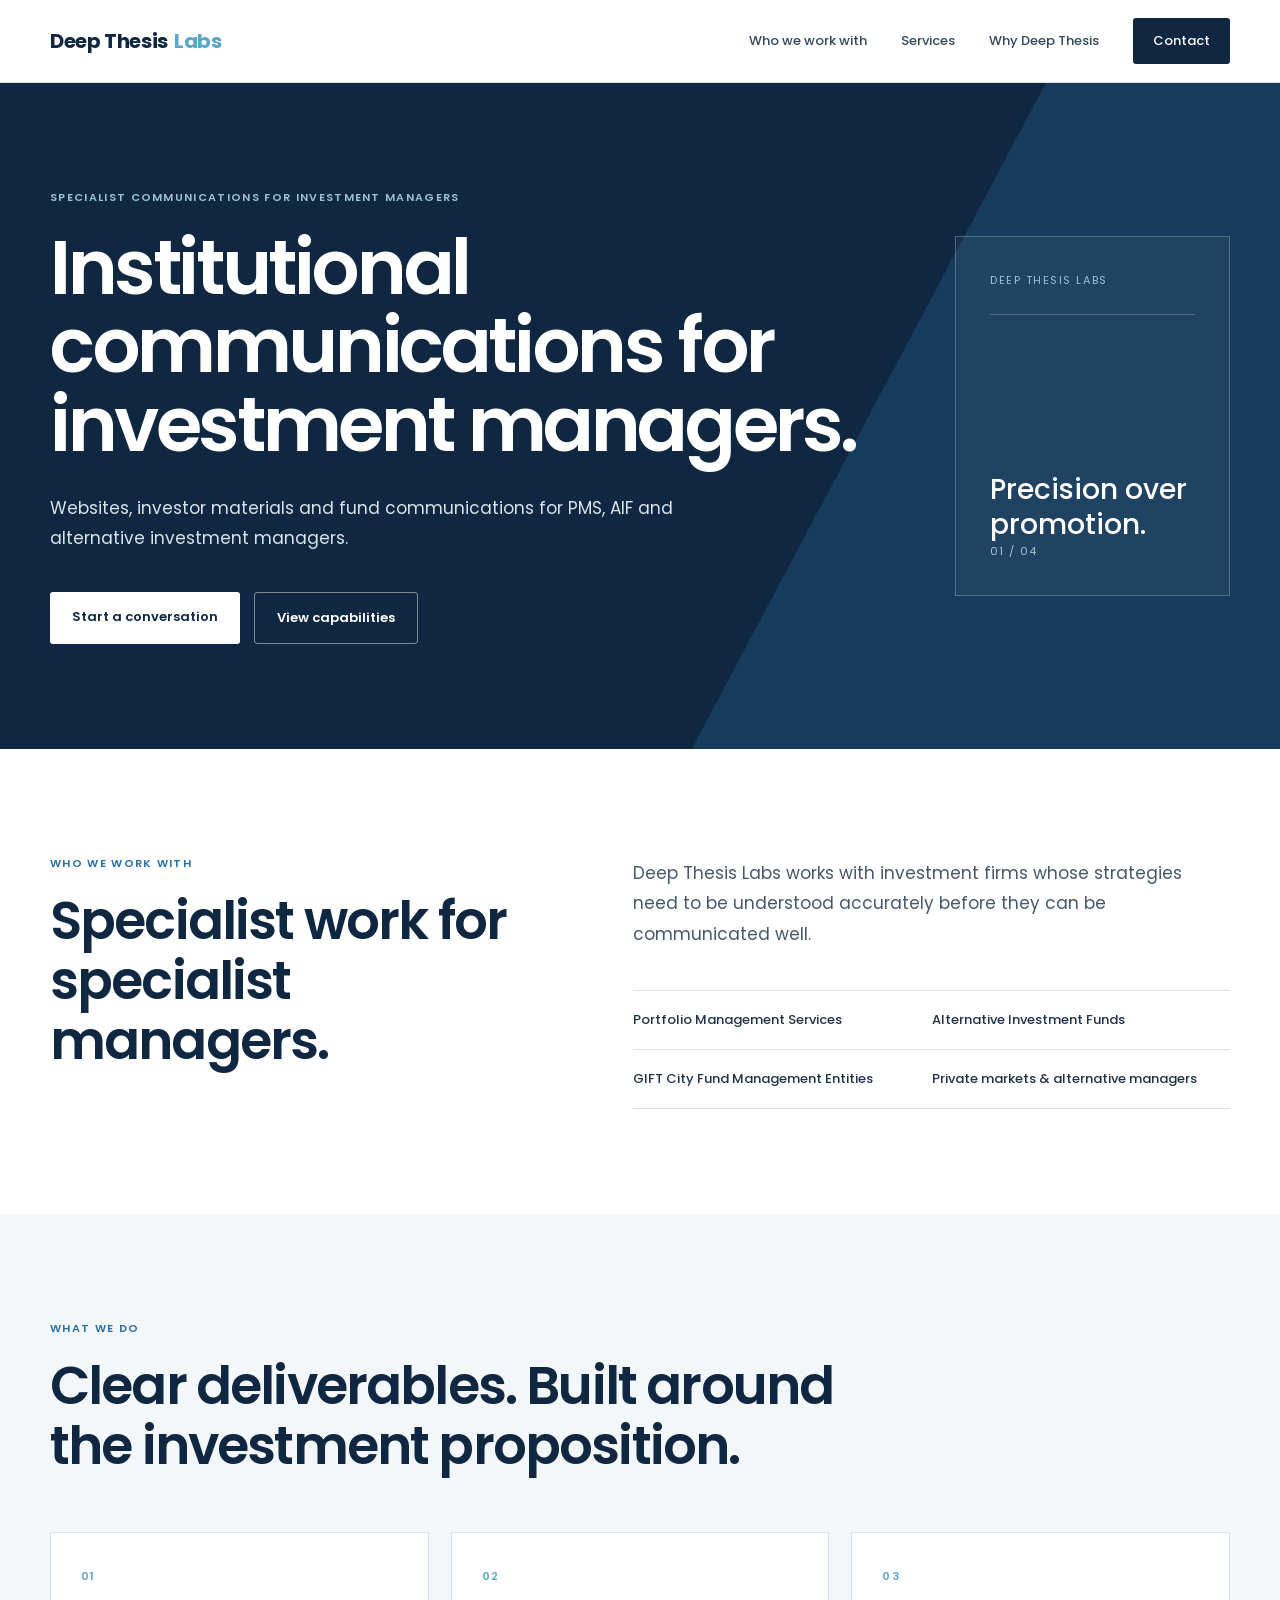
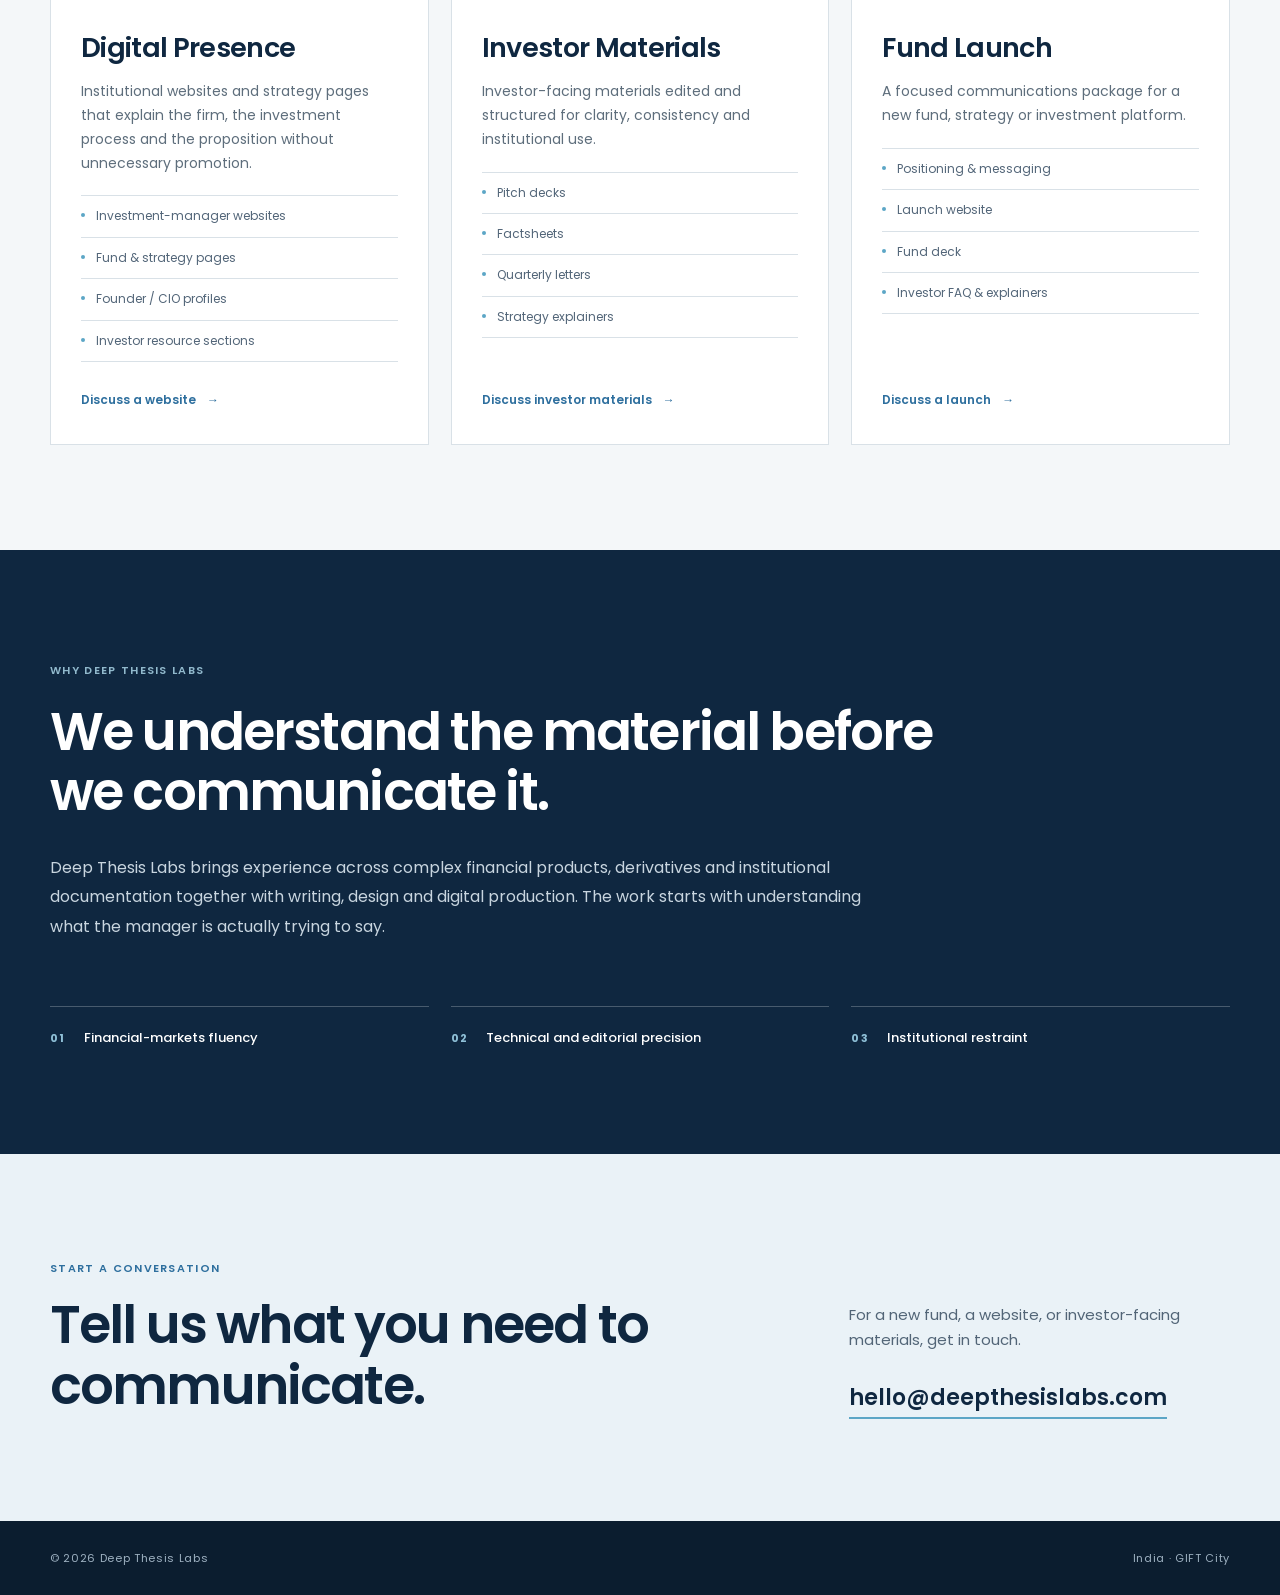
<file: index.html>
<!doctype html>
<html lang="en">
  <head>
    <meta charset="utf-8" />
    <meta name="viewport" content="width=device-width, initial-scale=1" />
    <meta name="description" content="Deep Thesis Labs creates websites, investor materials and fund communications for PMS, AIF and alternative investment managers." />
    <title>Deep Thesis Labs — Institutional communications for investment managers</title>
    <link rel="preconnect" href="https://fonts.googleapis.com" />
    <link rel="preconnect" href="https://fonts.gstatic.com" crossorigin />
    <link href="https://fonts.googleapis.com/css2?family=Poppins:wght@400;500;600;700&display=swap" rel="stylesheet" />
    <link rel="stylesheet" href="styles.css?v=20260816-1530" />
  </head>
  <body>
    <header class="site-header">
      <div class="header-inner">
        <a class="wordmark" href="#top" aria-label="Deep Thesis Labs home">
          <span class="brand-main">Deep Thesis</span><span class="brand-accent">Labs</span>
        </a>
        <nav aria-label="Primary navigation">
          <a href="#about">Who we work with</a>
          <a href="#services">Services</a>
          <a href="#approach">Why Deep Thesis</a>
          <a class="nav-contact" href="#contact">Contact</a>
        </nav>
      </div>
    </header>

    <main id="top">
      <section class="hero">
        <div class="container hero-inner">
          <div class="hero-copy">
            <div class="eyebrow">Specialist communications for investment managers</div>
            <h1>Institutional communications for investment managers.</h1>
            <p class="hero-lead">Websites, investor materials and fund communications for PMS, AIF and alternative investment managers.</p>
            <div class="hero-actions">
              <a class="button button-primary" href="#contact">Start a conversation</a>
              <a class="button button-secondary" href="#services">View capabilities</a>
            </div>
          </div>
          <div class="hero-panel" aria-hidden="true">
            <div class="panel-kicker">DEEP THESIS LABS</div>
            <div class="panel-rule"></div>
            <div class="panel-copy">Precision over promotion.</div>
            <div class="panel-index">01 / 04</div>
          </div>
        </div>
      </section>

      <section class="intro section" id="about">
        <div class="container two-col">
          <div>
            <div class="section-label">Who we work with</div>
            <h2>Specialist work for specialist managers.</h2>
          </div>
          <div class="intro-copy">
            <p>Deep Thesis Labs works with investment firms whose strategies need to be understood accurately before they can be communicated well.</p>
            <div class="audience-grid">
              <span>Portfolio Management Services</span>
              <span>Alternative Investment Funds</span>
              <span>GIFT City Fund Management Entities</span>
              <span>Private markets &amp; alternative managers</span>
            </div>
          </div>
        </div>
      </section>

      <section class="services section" id="services">
        <div class="container">
          <div class="section-heading">
            <div class="section-label">What we do</div>
            <h2>Clear deliverables. Built around the investment proposition.</h2>
          </div>
          <div class="service-grid">
            <article class="service-card">
              <div class="service-number">01</div>
              <h3>Digital Presence</h3>
              <p>Institutional websites and strategy pages that explain the firm, the investment process and the proposition without unnecessary promotion.</p>
              <ul class="service-list">
                <li>Investment-manager websites</li>
                <li>Fund &amp; strategy pages</li>
                <li>Founder / CIO profiles</li>
                <li>Investor resource sections</li>
              </ul>
              <a href="#contact">Discuss a website <span>→</span></a>
            </article>
            <article class="service-card">
              <div class="service-number">02</div>
              <h3>Investor Materials</h3>
              <p>Investor-facing materials edited and structured for clarity, consistency and institutional use.</p>
              <ul class="service-list">
                <li>Pitch decks</li>
                <li>Factsheets</li>
                <li>Quarterly letters</li>
                <li>Strategy explainers</li>
              </ul>
              <a href="#contact">Discuss investor materials <span>→</span></a>
            </article>
            <article class="service-card">
              <div class="service-number">03</div>
              <h3>Fund Launch</h3>
              <p>A focused communications package for a new fund, strategy or investment platform.</p>
              <ul class="service-list">
                <li>Positioning &amp; messaging</li>
                <li>Launch website</li>
                <li>Fund deck</li>
                <li>Investor FAQ &amp; explainers</li>
              </ul>
              <a href="#contact">Discuss a launch <span>→</span></a>
            </article>
          </div>
        </div>
      </section>

      <section class="difference section" id="approach">
        <div class="container difference-inner">
          <div class="section-label light">Why Deep Thesis Labs</div>
          <h2>We understand the material before we communicate it.</h2>
          <p class="difference-copy">Deep Thesis Labs brings experience across complex financial products, derivatives and institutional documentation together with writing, design and digital production. The work starts with understanding what the manager is actually trying to say.</p>
          <div class="principles">
            <div><strong>01</strong><span>Financial-markets fluency</span></div>
            <div><strong>02</strong><span>Technical and editorial precision</span></div>
            <div><strong>03</strong><span>Institutional restraint</span></div>
          </div>
        </div>
      </section>

      <section class="contact section" id="contact">
        <div class="container contact-inner">
          <div>
            <div class="section-label">Start a conversation</div>
            <h2>Tell us what you need to communicate.</h2>
          </div>
          <div class="contact-copy">
            <p>For a new fund, a website, or investor-facing materials, get in touch.</p>
            <a class="email-link" href="mailto:hello@deepthesislabs.com">hello@deepthesislabs.com</a>
          </div>
        </div>
      </section>
    </main>

    <footer>
      <div class="container footer-inner">
        <span>© 2026 Deep Thesis Labs</span>
        <span>India · GIFT City</span>
      </div>
    </footer>
  </body>
</html>
</file>
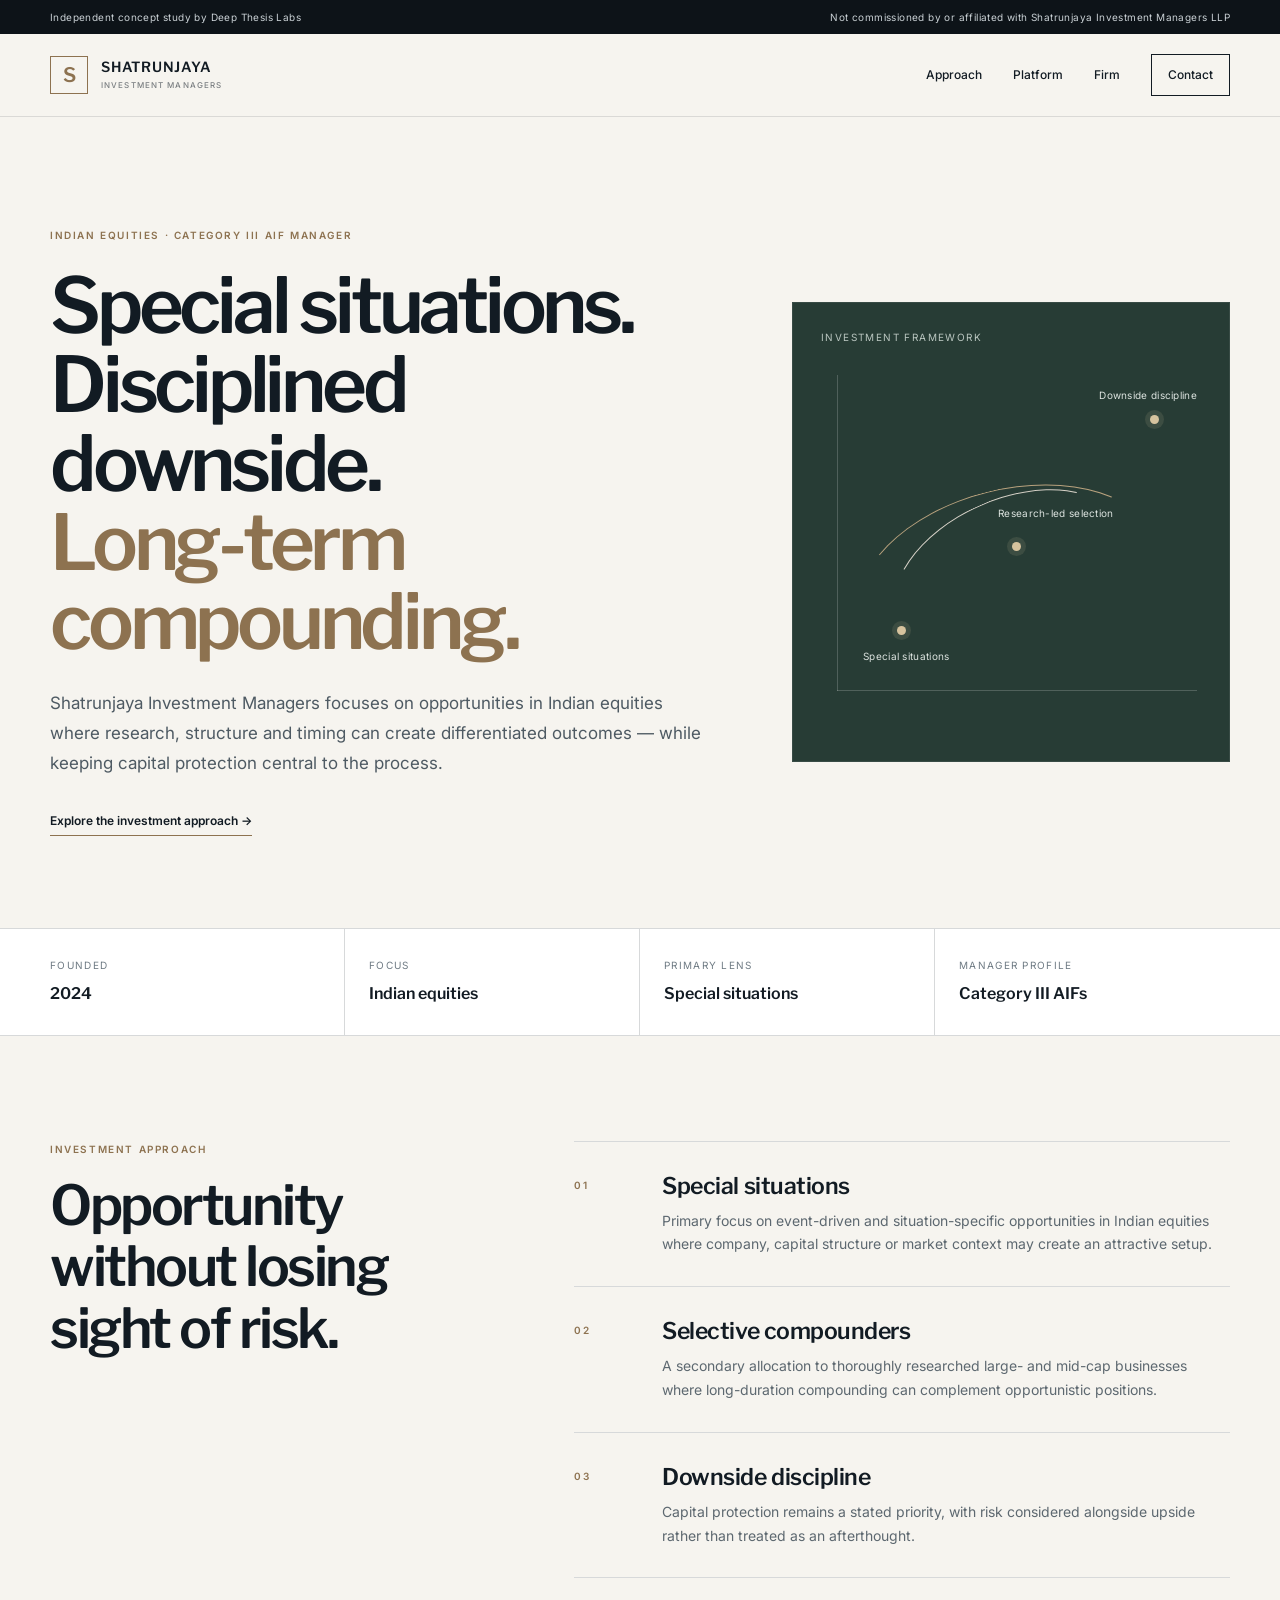
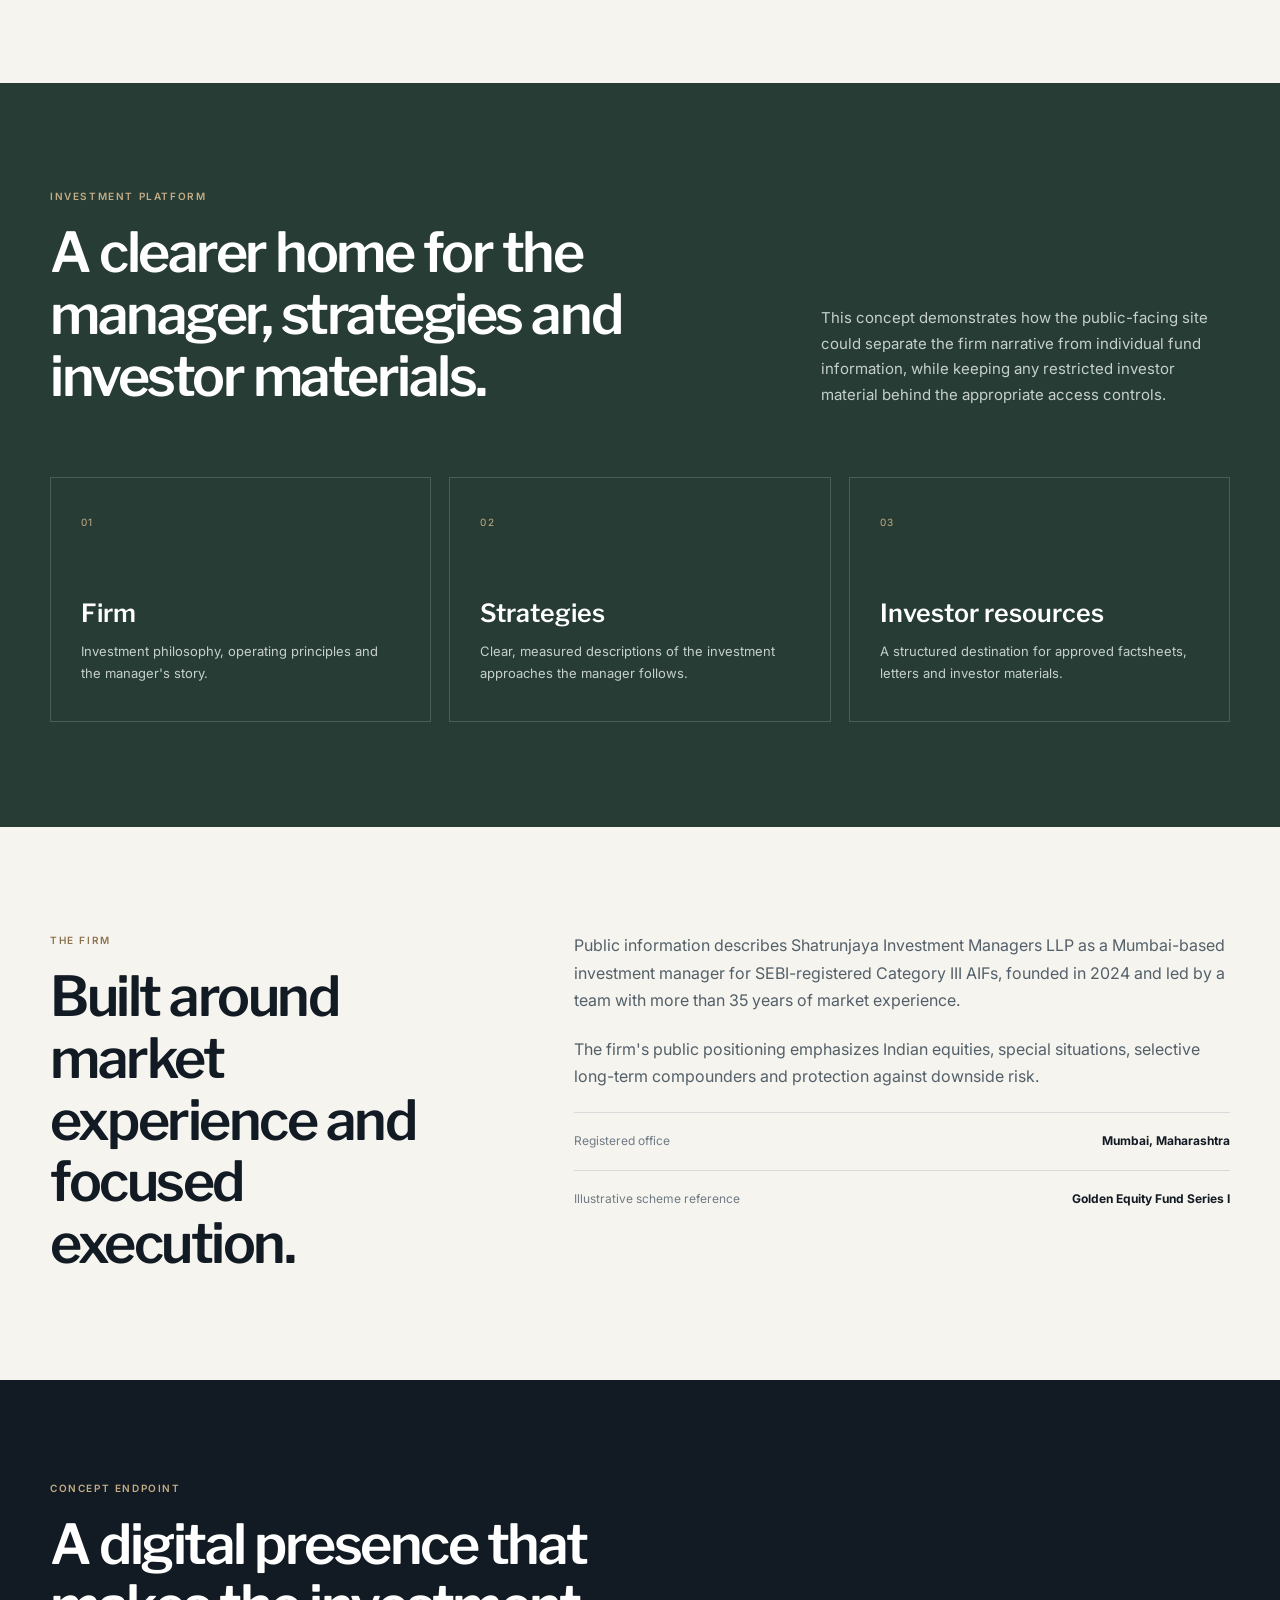
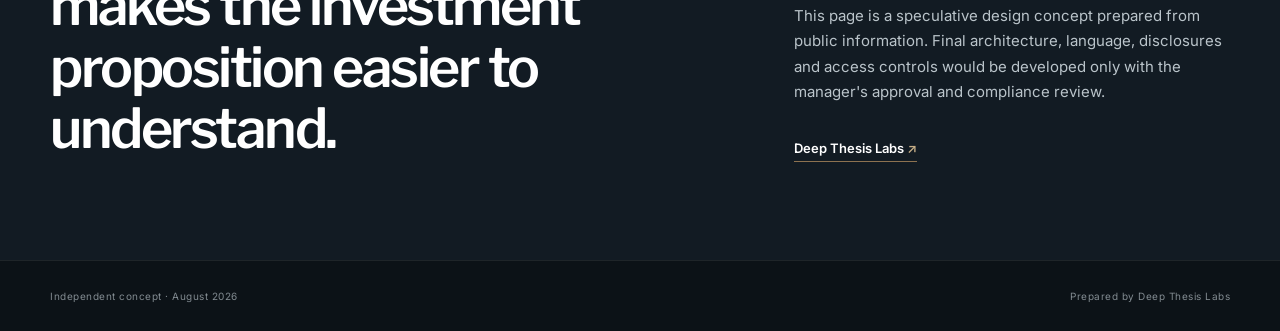
<file: concepts/shatrunjaya/index.html>
<!doctype html>
<html lang="en">
<head>
  <meta charset="utf-8" />
  <meta name="viewport" content="width=device-width, initial-scale=1" />
  <meta name="robots" content="noindex,nofollow,noarchive" />
  <meta name="description" content="Independent website concept for Shatrunjaya Investment Managers LLP, prepared by Deep Thesis Labs." />
  <title>Shatrunjaya Investment Managers — Independent Concept by Deep Thesis Labs</title>
  <link rel="preconnect" href="https://fonts.googleapis.com" />
  <link rel="preconnect" href="https://fonts.gstatic.com" crossorigin />
  <link href="https://fonts.googleapis.com/css2?family=Inter:wght@400;500;600&family=Libre+Franklin:wght@500;600;700&display=swap" rel="stylesheet" />
  <link rel="stylesheet" href="styles.css?v=20260816-1536" />
</head>
<body>
  <div class="concept-bar">
    <div class="wrap concept-inner">
      <span>Independent concept study by Deep Thesis Labs</span>
      <span>Not commissioned by or affiliated with Shatrunjaya Investment Managers LLP</span>
    </div>
  </div>

  <header class="site-header">
    <div class="wrap header-inner">
      <a class="brand" href="#top" aria-label="Shatrunjaya Investment Managers concept home">
        <span class="brand-mark" aria-hidden="true">S</span>
        <span class="brand-copy">Shatrunjaya<br /><small>Investment Managers</small></span>
      </a>
      <nav aria-label="Concept navigation">
        <a href="#approach">Approach</a>
        <a href="#platform">Platform</a>
        <a href="#firm">Firm</a>
        <a class="nav-cta" href="#contact">Contact</a>
      </nav>
    </div>
  </header>

  <main id="top">
    <section class="hero">
      <div class="wrap hero-grid">
        <div class="hero-copy">
          <div class="kicker">Indian equities · Category III AIF manager</div>
          <h1>Special situations.<br />Disciplined downside.<br /><span>Long-term compounding.</span></h1>
          <p>Shatrunjaya Investment Managers focuses on opportunities in Indian equities where research, structure and timing can create differentiated outcomes — while keeping capital protection central to the process.</p>
          <a class="text-link" href="#approach">Explore the investment approach <span>→</span></a>
        </div>
        <div class="hero-visual" aria-hidden="true">
          <div class="visual-label">Investment framework</div>
          <div class="axis axis-x"></div>
          <div class="axis axis-y"></div>
          <div class="curve curve-one"></div>
          <div class="curve curve-two"></div>
          <div class="dot dot-a"></div><div class="dot dot-b"></div><div class="dot dot-c"></div>
          <div class="visual-note note-a">Special situations</div>
          <div class="visual-note note-b">Research-led selection</div>
          <div class="visual-note note-c">Downside discipline</div>
        </div>
      </div>
    </section>

    <section class="snapshot">
      <div class="wrap snapshot-grid">
        <div><span>Founded</span><strong>2024</strong></div>
        <div><span>Focus</span><strong>Indian equities</strong></div>
        <div><span>Primary lens</span><strong>Special situations</strong></div>
        <div><span>Manager profile</span><strong>Category III AIFs</strong></div>
      </div>
    </section>

    <section class="section" id="approach">
      <div class="wrap split">
        <div class="section-intro">
          <div class="eyebrow">Investment approach</div>
          <h2>Opportunity without losing sight of risk.</h2>
        </div>
        <div class="approach-stack">
          <article>
            <div class="num">01</div>
            <div>
              <h3>Special situations</h3>
              <p>Primary focus on event-driven and situation-specific opportunities in Indian equities where company, capital structure or market context may create an attractive setup.</p>
            </div>
          </article>
          <article>
            <div class="num">02</div>
            <div>
              <h3>Selective compounders</h3>
              <p>A secondary allocation to thoroughly researched large- and mid-cap businesses where long-duration compounding can complement opportunistic positions.</p>
            </div>
          </article>
          <article>
            <div class="num">03</div>
            <div>
              <h3>Downside discipline</h3>
              <p>Capital protection remains a stated priority, with risk considered alongside upside rather than treated as an afterthought.</p>
            </div>
          </article>
        </div>
      </div>
    </section>

    <section class="section platform" id="platform">
      <div class="wrap">
        <div class="platform-head">
          <div>
            <div class="eyebrow light">Investment platform</div>
            <h2>A clearer home for the manager, strategies and investor materials.</h2>
          </div>
          <p>This concept demonstrates how the public-facing site could separate the firm narrative from individual fund information, while keeping any restricted investor material behind the appropriate access controls.</p>
        </div>
        <div class="platform-cards">
          <article><span>01</span><h3>Firm</h3><p>Investment philosophy, operating principles and the manager's story.</p></article>
          <article><span>02</span><h3>Strategies</h3><p>Clear, measured descriptions of the investment approaches the manager follows.</p></article>
          <article><span>03</span><h3>Investor resources</h3><p>A structured destination for approved factsheets, letters and investor materials.</p></article>
        </div>
      </div>
    </section>

    <section class="section" id="firm">
      <div class="wrap split firm-grid">
        <div class="section-intro">
          <div class="eyebrow">The firm</div>
          <h2>Built around market experience and focused execution.</h2>
        </div>
        <div class="firm-copy">
          <p>Public information describes Shatrunjaya Investment Managers LLP as a Mumbai-based investment manager for SEBI-registered Category III AIFs, founded in 2024 and led by a team with more than 35 years of market experience.</p>
          <p>The firm's public positioning emphasizes Indian equities, special situations, selective long-term compounders and protection against downside risk.</p>
          <div class="fact-row"><span>Registered office</span><strong>Mumbai, Maharashtra</strong></div>
          <div class="fact-row"><span>Illustrative scheme reference</span><strong>Golden Equity Fund Series I</strong></div>
        </div>
      </div>
    </section>

    <section class="contact" id="contact">
      <div class="wrap contact-grid">
        <div>
          <div class="eyebrow light">Concept endpoint</div>
          <h2>A digital presence that makes the investment proposition easier to understand.</h2>
        </div>
        <div class="contact-note">
          <p>This page is a speculative design concept prepared from public information. Final architecture, language, disclosures and access controls would be developed only with the manager's approval and compliance review.</p>
          <a href="https://deepthesislabs.com/">Deep Thesis Labs <span>↗</span></a>
        </div>
      </div>
    </section>
  </main>

  <footer>
    <div class="wrap footer-inner">
      <span>Independent concept · August 2026</span>
      <span>Prepared by Deep Thesis Labs</span>
    </div>
  </footer>
</body>
</html>
</file>
<file: styles.css>
:root{--navy:#0f2740;--navy-2:#173b5c;--blue:#2e6f9e;--sky:#eaf2f7;--mist:#f4f7f9;--white:#ffffff;--text:#203247;--muted:#6c7a89;--line:#d9e1e7;--accent:#5ca6c6;--max:1180px}*{box-sizing:border-box}html{scroll-behavior:smooth}body{margin:0;font-family:Poppins,Arial,sans-serif;color:var(--text);background:var(--white);font-size:15px;line-height:1.7}a{color:inherit}.container{width:min(var(--max),calc(100% - 48px));margin:0 auto}.site-header{position:sticky;top:0;z-index:20;background:rgba(255,255,255,.97);border-bottom:1px solid var(--line);backdrop-filter:blur(12px)}.header-inner{width:min(var(--max),calc(100% - 48px));height:82px;margin:0 auto;display:flex;align-items:center;justify-content:space-between}.wordmark{text-decoration:none;display:flex;align-items:baseline;gap:6px;font-weight:700;letter-spacing:-.025em}.brand-main{font-size:20px;color:var(--navy)}.brand-accent{font-size:20px;color:var(--accent)}nav{display:flex;align-items:center;gap:34px}nav a{text-decoration:none;font-size:13px;font-weight:500;color:#33475b}.nav-contact{background:var(--navy);color:var(--white)!important;padding:12px 20px;border-radius:3px}.hero{background:linear-gradient(118deg,var(--navy) 0%,var(--navy) 64%,var(--navy-2) 64%,var(--navy-2) 100%);color:var(--white);min-height:650px;display:flex;align-items:center}.hero-inner{display:grid;grid-template-columns:minmax(0,1.5fr) minmax(260px,.5fr);gap:80px;align-items:center;padding:105px 0}.eyebrow,.section-label{text-transform:uppercase;letter-spacing:.12em;font-size:11px;font-weight:600;color:var(--blue)}.hero .eyebrow{color:#9bc1d4;margin-bottom:22px}.hero h1{font-size:clamp(46px,5.9vw,78px);line-height:1.04;letter-spacing:-.045em;max-width:830px;margin:0 0 30px;font-weight:600}.hero-lead{max-width:720px;margin:0;font-size:17px;line-height:1.75;color:#d8e3ec}.hero-actions{display:flex;gap:14px;margin-top:38px;flex-wrap:wrap}.button{display:inline-block;text-decoration:none;padding:14px 22px;border-radius:3px;font-size:13px;font-weight:600}.button-primary{background:var(--white);color:var(--navy)}.button-secondary{border:1px solid rgba(255,255,255,.45);color:var(--white)}.hero-panel{min-height:360px;border:1px solid rgba(255,255,255,.25);padding:34px;display:flex;flex-direction:column;justify-content:space-between;background:rgba(255,255,255,.04)}.panel-kicker{font-size:11px;letter-spacing:.14em;color:#9bc1d4}.panel-rule{height:1px;background:rgba(255,255,255,.23);margin:24px 0 auto}.panel-copy{font-size:28px;line-height:1.25;font-weight:500;max-width:240px;margin-top:28px}.panel-index{font-size:11px;color:#aac2d0;letter-spacing:.12em}.section{padding:105px 0}.two-col{display:grid;grid-template-columns:.9fr 1.1fr;gap:95px}.intro h2,.section-heading h2,.difference h2,.contact h2{font-size:clamp(34px,4.1vw,54px);line-height:1.15;letter-spacing:-.035em;font-weight:600;margin:18px 0 0;color:var(--navy)}.intro-copy>p{font-size:17px;line-height:1.8;margin:4px 0 40px;color:#45586c}.audience-grid{display:grid;grid-template-columns:1fr 1fr;border-top:1px solid var(--line)}.audience-grid span{padding:18px 12px 18px 0;border-bottom:1px solid var(--line);font-size:13px;font-weight:500}.services{background:var(--mist)}.section-heading{max-width:820px;margin-bottom:56px}.service-grid{display:grid;grid-template-columns:repeat(3,1fr);gap:22px}.service-card{background:var(--white);border:1px solid var(--line);padding:34px 30px;min-height:455px;display:flex;flex-direction:column;transition:transform .2s ease,box-shadow .2s ease}.service-card:hover{transform:translateY(-3px);box-shadow:0 16px 38px rgba(15,39,64,.08)}.service-number{font-size:11px;font-weight:600;color:var(--accent);letter-spacing:.12em}.service-card h3{font-size:27px;line-height:1.2;color:var(--navy);margin:46px 0 16px;font-weight:600;letter-spacing:-.025em}.service-card p{font-size:14px;color:#5e6e7c;margin:0 0 20px}.service-list{list-style:none;padding:0;margin:0 0 28px;border-top:1px solid var(--line)}.service-list li{position:relative;padding:10px 0 10px 15px;border-bottom:1px solid var(--line);font-size:12px;color:#536679}.service-list li:before{content:"";position:absolute;left:0;top:17px;width:4px;height:4px;border-radius:50%;background:var(--accent)}.service-card a{margin-top:auto;text-decoration:none;font-size:12px;font-weight:600;color:var(--blue)}.service-card a span{margin-left:8px}.difference{background:var(--navy);color:var(--white)}.difference-inner{padding-top:6px}.section-label.light{color:#91b9cc}.difference h2{color:var(--white);max-width:900px;margin-top:22px}.difference-copy{max-width:820px;margin:30px 0 0;color:#c8d5df;font-size:16px;line-height:1.85}.principles{display:grid;grid-template-columns:repeat(3,1fr);gap:22px;margin-top:64px}.principles>div{border-top:1px solid rgba(255,255,255,.24);padding-top:20px;display:flex;gap:18px;align-items:baseline}.principles strong{font-size:11px;letter-spacing:.12em;color:#8fc0d7}.principles span{font-size:13px;font-weight:500}.contact{background:var(--sky)}.contact-inner{display:grid;grid-template-columns:1.3fr .7fr;gap:90px;align-items:end}.contact-copy p{margin:0 0 26px;color:#526577}.email-link{font-size:22px;font-weight:600;color:var(--navy);text-decoration:none;border-bottom:2px solid var(--accent);padding-bottom:4px}footer{background:#0b1d2f;color:#9eb1c1}.footer-inner{height:74px;display:flex;align-items:center;justify-content:space-between;font-size:11px;letter-spacing:.06em}@media(max-width:900px){.hero-inner,.two-col,.contact-inner{grid-template-columns:1fr;gap:46px}.hero-panel{min-height:230px}.service-grid{grid-template-columns:1fr}.principles{grid-template-columns:1fr}.audience-grid{grid-template-columns:1fr}.hero{min-height:auto}.hero-inner{padding:84px 0}.section{padding:82px 0}.service-card{min-height:auto}}@media(max-width:680px){.container,.header-inner{width:min(100% - 32px,var(--max))}.header-inner{height:70px}.brand-main,.brand-accent{font-size:16px}nav a:not(.nav-contact){display:none}.nav-contact{padding:10px 14px}.hero h1{font-size:45px}.hero-lead{font-size:15px}.hero-inner{padding:70px 0}.hero-panel{display:none}.section{padding:66px 0}.intro h2,.section-heading h2,.difference h2,.contact h2{font-size:36px}.service-card{min-height:auto}.service-card h3{margin-top:34px}.difference-copy{font-size:15px}.contact-copy{padding-top:4px}.email-link{font-size:17px}.footer-inner{height:auto;padding:24px 0;gap:10px;flex-direction:column;align-items:flex-start}}
</file>
<file: concepts/shatrunjaya/styles.css>
:root{--ink:#121b23;--ink2:#23313d;--paper:#f6f4ef;--white:#fff;--sand:#ded8cd;--bronze:#8d7250;--muted:#6f7b84;--line:#d7d9da;--green:#273c35;--green2:#334d43;--max:1180px}*{box-sizing:border-box}html{scroll-behavior:smooth}body{margin:0;background:var(--paper);color:var(--ink);font-family:Inter,Arial,sans-serif;font-size:15px;line-height:1.7}a{color:inherit}.wrap{width:min(var(--max),calc(100% - 48px));margin:0 auto}.concept-bar{background:#0d1318;color:#c9d0d4;font-size:10px;letter-spacing:.04em}.concept-inner{min-height:34px;display:flex;align-items:center;justify-content:space-between;gap:24px}.site-header{background:rgba(246,244,239,.97);border-bottom:1px solid rgba(18,27,35,.12);position:sticky;top:0;z-index:20;backdrop-filter:blur(12px)}.header-inner{height:82px;display:flex;align-items:center;justify-content:space-between}.brand{text-decoration:none;display:flex;align-items:center;gap:13px}.brand-mark{width:38px;height:38px;border:1px solid var(--bronze);display:grid;place-items:center;font:600 20px Libre Franklin,Arial,sans-serif;color:var(--bronze)}.brand-copy{font:600 14px/1.05 Libre Franklin,Arial,sans-serif;text-transform:uppercase;letter-spacing:.055em}.brand-copy small{display:block;font:500 8px/1.2 Inter,Arial,sans-serif;letter-spacing:.14em;color:#7b7f82;margin-top:6px}nav{display:flex;gap:31px;align-items:center}nav a{text-decoration:none;font-size:12px;font-weight:500}.nav-cta{border:1px solid var(--ink);padding:10px 16px}.hero{background:var(--paper);padding:110px 0 92px;border-bottom:1px solid var(--line)}.hero-grid{display:grid;grid-template-columns:1.2fr .8fr;gap:85px;align-items:center}.kicker,.eyebrow{text-transform:uppercase;font-size:10px;letter-spacing:.16em;font-weight:600;color:var(--bronze)}.hero h1{font:600 clamp(48px,6vw,78px)/1.03 Libre Franklin,Arial,sans-serif;letter-spacing:-.055em;margin:22px 0 28px;max-width:790px}.hero h1 span{color:var(--bronze)}.hero-copy>p{font-size:17px;line-height:1.75;color:#4e5a63;max-width:690px;margin:0}.text-link{display:inline-block;margin-top:32px;text-decoration:none;border-bottom:1px solid var(--bronze);padding-bottom:4px;font-size:12px;font-weight:600}.hero-visual{height:460px;position:relative;background:var(--green);overflow:hidden;border:1px solid rgba(255,255,255,.08)}.visual-label{position:absolute;left:28px;top:26px;color:#bac6c0;font-size:10px;letter-spacing:.14em;text-transform:uppercase}.axis{position:absolute;background:rgba(255,255,255,.19)}.axis-x{left:44px;right:32px;bottom:70px;height:1px}.axis-y{left:44px;top:72px;bottom:70px;width:1px}.curve{position:absolute;border:1.5px solid transparent;border-top-color:#b7a17d;border-radius:50%;transform:rotate(-14deg)}.curve-one{width:310px;height:190px;left:62px;bottom:82px}.curve-two{width:245px;height:150px;left:94px;bottom:112px;border-top-color:#d5d0c6;transform:rotate(-24deg)}.dot{position:absolute;width:9px;height:9px;border-radius:50%;background:#d6c39e;box-shadow:0 0 0 5px rgba(214,195,158,.12)}.dot-a{left:104px;bottom:126px}.dot-b{left:219px;bottom:210px}.dot-c{right:70px;top:112px}.visual-note{position:absolute;font-size:10px;color:#dce3df;letter-spacing:.03em}.note-a{left:70px;bottom:96px}.note-b{left:205px;bottom:239px}.note-c{right:32px;top:84px}.snapshot{background:var(--white);border-bottom:1px solid var(--line)}.snapshot-grid{display:grid;grid-template-columns:repeat(4,1fr)}.snapshot-grid>div{padding:28px 24px 28px 0;border-right:1px solid var(--line)}.snapshot-grid>div+div{padding-left:24px}.snapshot-grid>div:last-child{border-right:0}.snapshot span{display:block;color:var(--muted);font-size:10px;text-transform:uppercase;letter-spacing:.13em;margin-bottom:7px}.snapshot strong{font:600 16px Libre Franklin,Arial,sans-serif}.section{padding:105px 0}.split{display:grid;grid-template-columns:.78fr 1.22fr;gap:105px}.section-intro h2,.platform h2,.contact h2{font:600 clamp(34px,4.3vw,56px)/1.12 Libre Franklin,Arial,sans-serif;letter-spacing:-.045em;margin:17px 0 0}.approach-stack{border-top:1px solid var(--line)}.approach-stack article{display:grid;grid-template-columns:64px 1fr;gap:24px;padding:30px 0;border-bottom:1px solid var(--line)}.num{font-size:10px;letter-spacing:.14em;color:var(--bronze);font-weight:600;padding-top:5px}.approach-stack h3{font:600 23px Libre Franklin,Arial,sans-serif;letter-spacing:-.02em;margin:0 0 9px}.approach-stack p{margin:0;color:#5d6870;font-size:14px}.platform{background:var(--green);color:var(--white)}.eyebrow.light{color:#c4ad86}.platform-head{display:grid;grid-template-columns:1.25fr .75fr;gap:90px;align-items:end}.platform h2{color:var(--white);max-width:800px}.platform-head>p{color:#c6d0cb;margin:0}.platform-cards{display:grid;grid-template-columns:repeat(3,1fr);gap:18px;margin-top:70px}.platform-cards article{border:1px solid rgba(255,255,255,.17);padding:30px;min-height:245px}.platform-cards span{font-size:10px;letter-spacing:.14em;color:#c4ad86}.platform-cards h3{font:600 25px Libre Franklin,Arial,sans-serif;margin:64px 0 12px}.platform-cards p{margin:0;color:#c6d0cb;font-size:13px}.firm-grid{align-items:start}.firm-copy>p{font-size:16px;color:#536069;margin:0 0 22px}.fact-row{display:flex;justify-content:space-between;gap:25px;border-top:1px solid var(--line);padding:18px 0;font-size:12px}.fact-row span{color:var(--muted)}.fact-row strong{text-align:right}.contact{background:var(--ink);color:var(--white);padding:100px 0}.contact-grid{display:grid;grid-template-columns:1.2fr .8fr;gap:90px;align-items:end}.contact h2{color:var(--white);max-width:790px}.contact-note p{color:#bac4ca;margin:0 0 30px}.contact-note a{text-decoration:none;border-bottom:1px solid var(--bronze);padding-bottom:5px;font-size:13px;font-weight:600}.contact-note a span{color:#c4ad86}.footer-inner{height:70px;display:flex;align-items:center;justify-content:space-between;color:#828b91;font-size:10px;letter-spacing:.05em}footer{background:#0c1217;border-top:1px solid rgba(255,255,255,.08)}@media(max-width:900px){.hero-grid,.split,.platform-head,.contact-grid{grid-template-columns:1fr;gap:50px}.hero-visual{height:330px}.snapshot-grid{grid-template-columns:1fr 1fr}.snapshot-grid>div:nth-child(2){border-right:0}.snapshot-grid>div:nth-child(n+3){border-top:1px solid var(--line)}.platform-cards{grid-template-columns:1fr}.section{padding:82px 0}}@media(max-width:680px){.wrap{width:min(var(--max),calc(100% - 32px))}.concept-inner{padding:7px 0;display:block;line-height:1.45}.concept-inner span{display:block}.concept-inner span+span{margin-top:2px;color:#8f999f}.header-inner{height:68px}.brand-mark{width:34px;height:34px}.brand-copy{font-size:12px}nav a:not(.nav-cta){display:none}.nav-cta{padding:8px 12px}.hero{padding:72px 0 58px}.hero h1{font-size:44px}.hero-copy>p{font-size:15px}.hero-visual{height:280px}.snapshot-grid{grid-template-columns:1fr}.snapshot-grid>div{border-right:0!important;border-top:1px solid var(--line);padding:18px 0!important}.snapshot-grid>div:first-child{border-top:0}.section{padding:68px 0}.section-intro h2,.platform h2,.contact h2{font-size:36px}.approach-stack article{grid-template-columns:45px 1fr}.platform-cards{margin-top:45px}.fact-row{display:block}.fact-row strong{display:block;text-align:left;margin-top:4px}.contact{padding:70px 0}.footer-inner{height:auto;padding:22px 0;display:block}.footer-inner span{display:block}.footer-inner span+span{margin-top:5px}}
</file>
